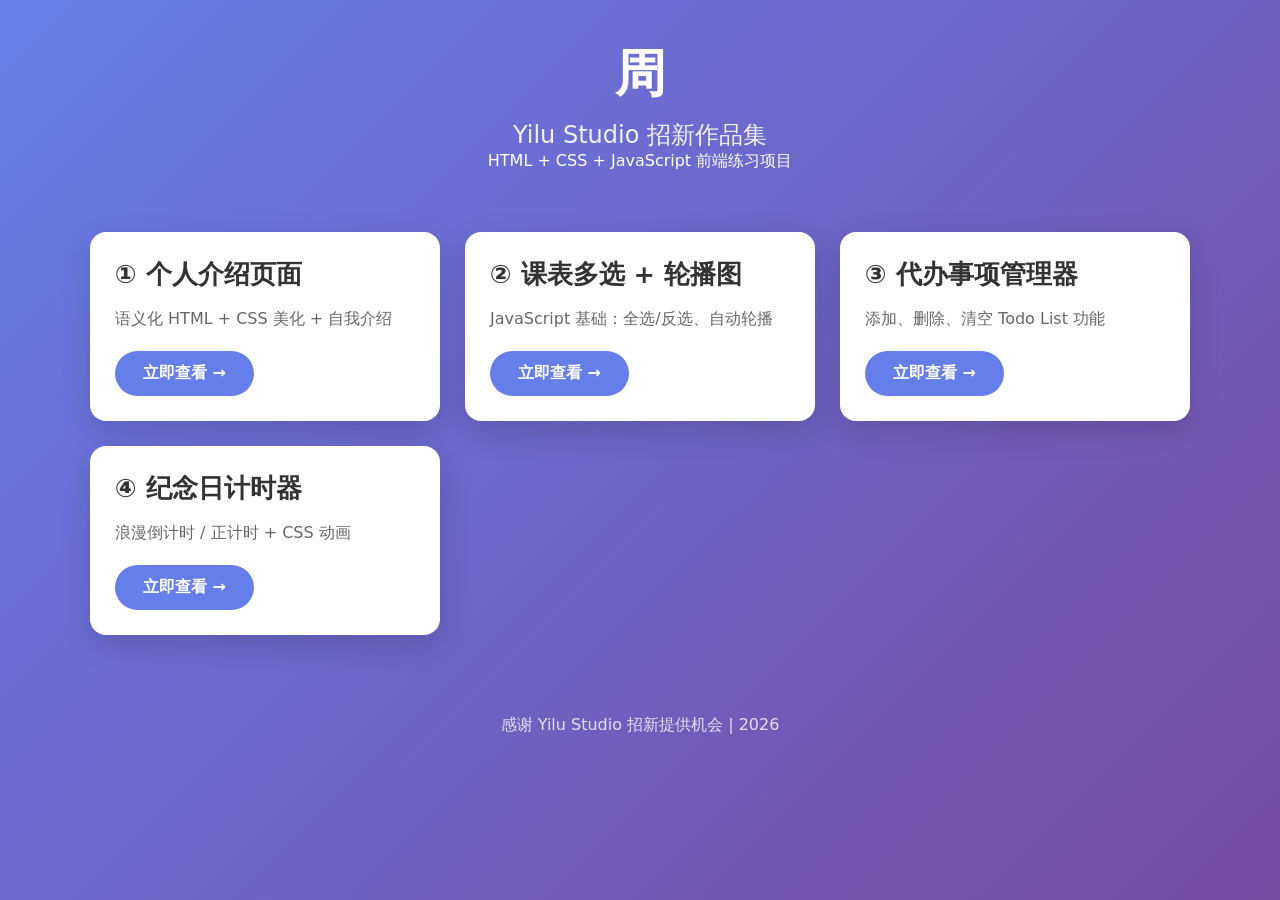
<file: index.html>
<!DOCTYPE html>
<html lang="zh-CN">
<head>
    <meta charset="UTF-8">
    <meta name="viewport" content="width=device-width, initial-scale=1.0">
    <title>周 | Yilu Studio 招新作品集</title>
    <style>
        * { margin: 0; padding: 0; box-sizing: border-box; }
        body {
            font-family: "Microsoft YaHei", system-ui, sans-serif;
            background: linear-gradient(135deg, #667eea 0%, #764ba2 100%);
            min-height: 100vh;
            padding: 40px 20px;
            color: #333;
        }
        .container { max-width: 1100px; margin: 0 auto; }
        header {
            text-align: center;
            color: white;
            margin-bottom: 60px;
        }
        h1 { font-size: 3.2rem; margin-bottom: 10px; }
        .subtitle { font-size: 1.5rem; opacity: 0.9; }
        .projects {
            display: grid;
            grid-template-columns: repeat(auto-fit, minmax(300px, 1fr));
            gap: 25px;
        }
        .card {
            background: white;
            border-radius: 16px;
            padding: 25px;
            box-shadow: 0 10px 30px rgba(0,0,0,0.15);
            transition: all 0.3s;
        }
        .card:hover {
            transform: translateY(-10px);
            box-shadow: 0 20px 40px rgba(0,0,0,0.2);
        }
        .card h3 { font-size: 1.6rem; margin-bottom: 15px; }
        .card p { color: #666; margin-bottom: 20px; line-height: 1.5; }
        .btn {
            display: inline-block;
            padding: 12px 28px;
            background: #667eea;
            color: white;
            text-decoration: none;
            border-radius: 50px;
            font-weight: bold;
        }
        .btn:hover { background: #5a67d8; }
        footer {
            text-align: center;
            margin-top: 80px;
            color: rgba(255,255,255,0.8);
        }
    </style>
</head>
<body>
    <div class="container">
        <header>
            <h1>周</h1>
            <p class="subtitle">Yilu Studio 招新作品集</p>
            <p>HTML + CSS + JavaScript 前端练习项目</p>
        </header>

        <div class="projects">
            <div class="card">
                <h3>① 个人介绍页面</h3>
                <p>语义化 HTML + CSS 美化 + 自我介绍</p>
                <a href="yilu-zhaoxin/personal-intro/" class="btn">立即查看 →</a>
            </div>
            <div class="card">
                <h3>② 课表多选 + 轮播图</h3>
                <p>JavaScript 基础：全选/反选、自动轮播</p>
                <a href="yilu-zhaoxin/course-table/" class="btn">立即查看 →</a>
            </div>
            <div class="card">
                <h3>③ 代办事项管理器</h3>
                <p>添加、删除、清空 Todo List 功能</p>
                <a href="yilu-zhaoxin/todo-list/memo.html" class="btn">立即查看 →</a>
            </div>
            <div class="card">
                <h3>④ 纪念日计时器</h3>
                <p>浪漫倒计时 / 正计时 + CSS 动画</p>
                <a href="yilu-zhaoxin/timer/timer.html" class="btn">立即查看 →</a>
            </div>
        </div>

        <footer>
            <p>感谢 Yilu Studio 招新提供机会 | 2026</p>
        </footer>
    </div>
</body>
</html>
</file>
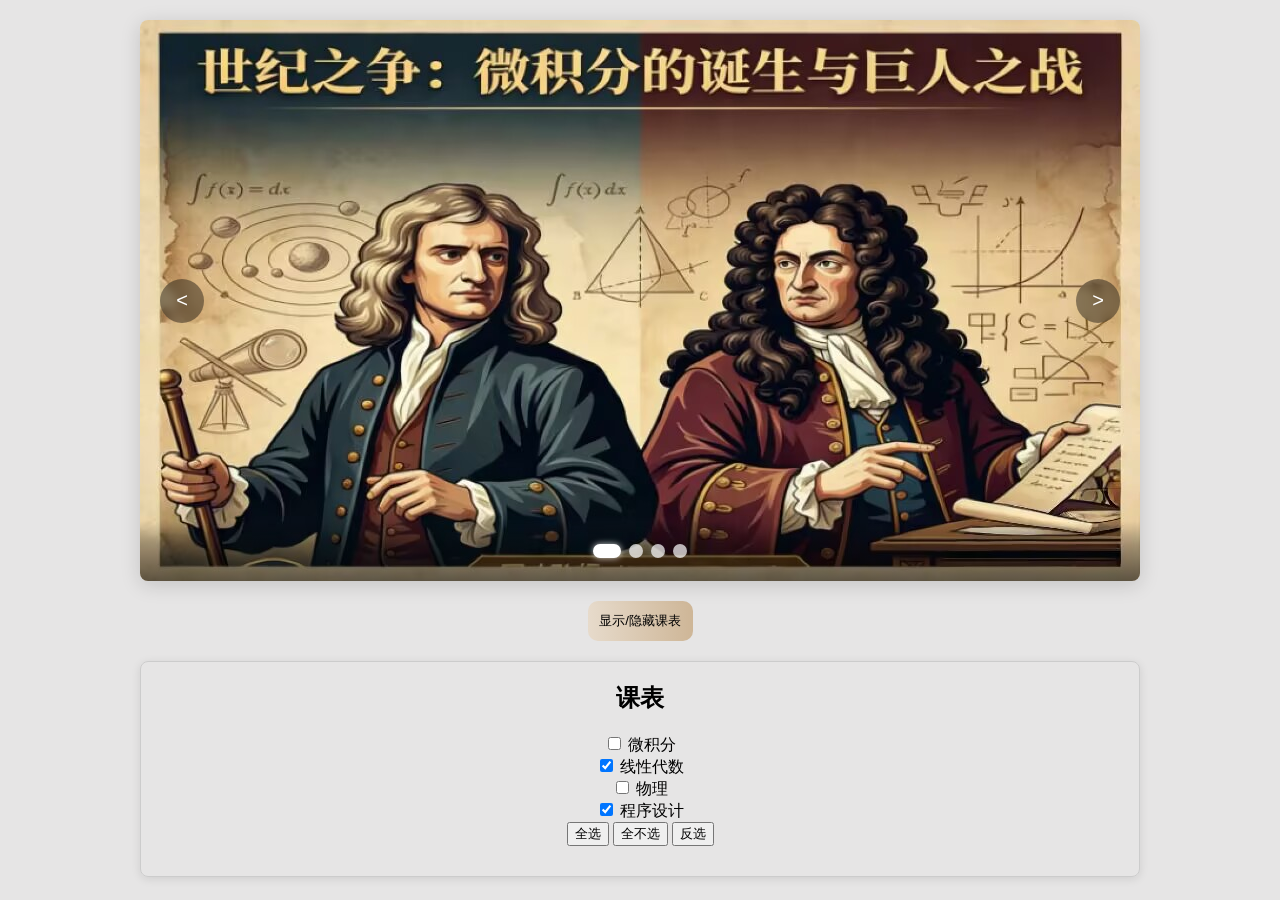
<file: course-table/index.html>
<!DOCTYPE html>
<html lang="en">
<head>
  <meta charset="UTF-8">
  <meta name="viewport" content="width=device-width, initial-scale=1.0">
  <link rel="stylesheet" href="./index.css">
  
  <title>Let's Study</title>
</head>
<body>
  <!-- 轮播图 -->
  <div class="slider">
    <div class="slider-wrapper">
      <img src="./images/slider01.jpg" alt="微积分" />
    </div>

    <div class="slider-footer">
      <ul>
        <li class="active"></li>
        <li></li>
        <li></li>
        <li></li>
      </ul>
    
        
    </div>
    <button class="prev">&lt;</button>
    <button class="next">&gt;</button>
  </div>

  <!-- 课表 -->
  <!-- 控制是否显示按钮 -->
  <div class="tableContainer">
   <button class="control">显示/隐藏课表</button>
   <div class="courseTable">
        <h2>课表</h2>
        <div class="course-item">
            <input type="checkbox" id="calc" value="微积分">
            <label for="calc">微积分</label>
        </div>
        <div class="course-item">
            <input type="checkbox" id="linear" value="线性代数" checked>
            <label for="linear">线性代数</label>
        </div>
        <div class="course-item">
            <input type="checkbox" id="physics" value="物理">
            <label for="physics">物理</label>
        </div>
        <div class="course-item">
            <input type="checkbox" id="program" value="程序设计" checked>
            <label for="program">程序设计</label>
        </div>

        <div class="btn-group">
            <button class="selectAll">全选</button>
            <button class="selectNone">全不选</button>
            <button class="reverseSelect">反选</button>
        </div>
    </div>
  </div>
  <script src="script.js"></script>
</body>
</html>
</file>
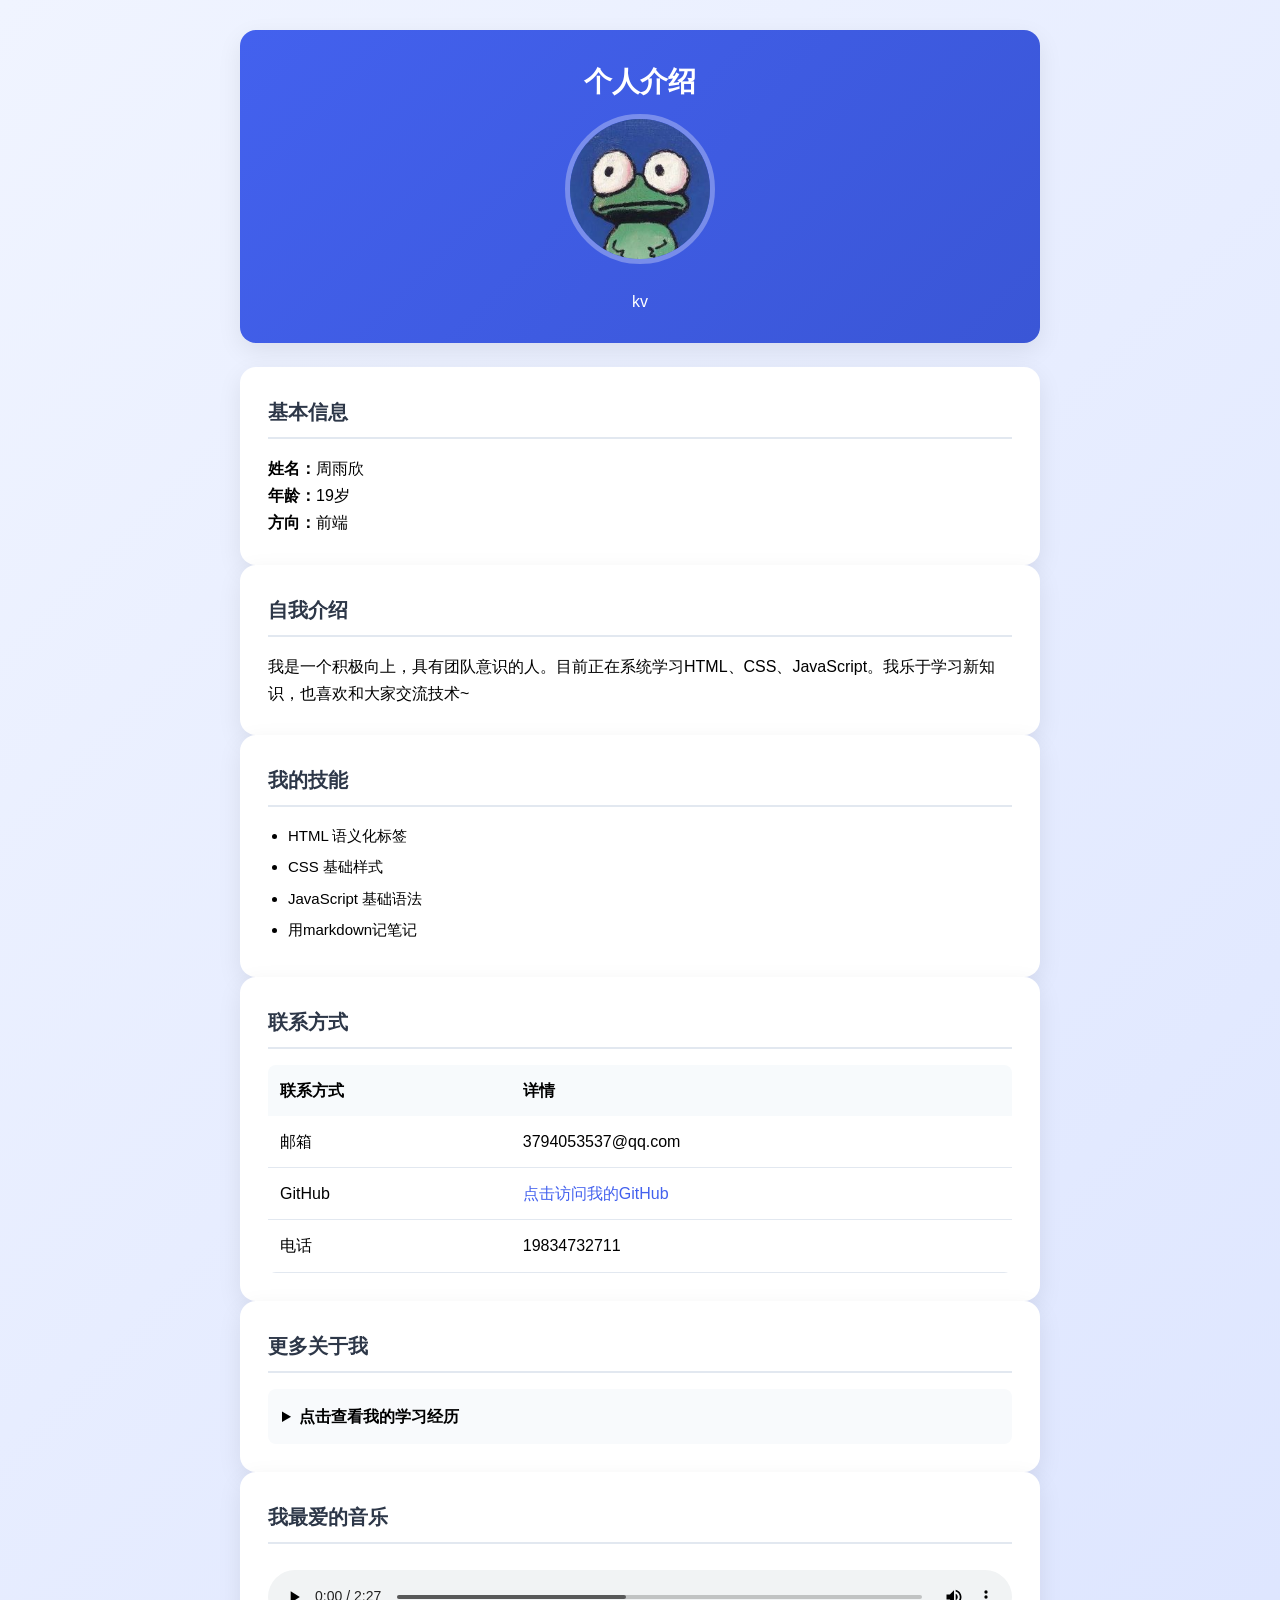
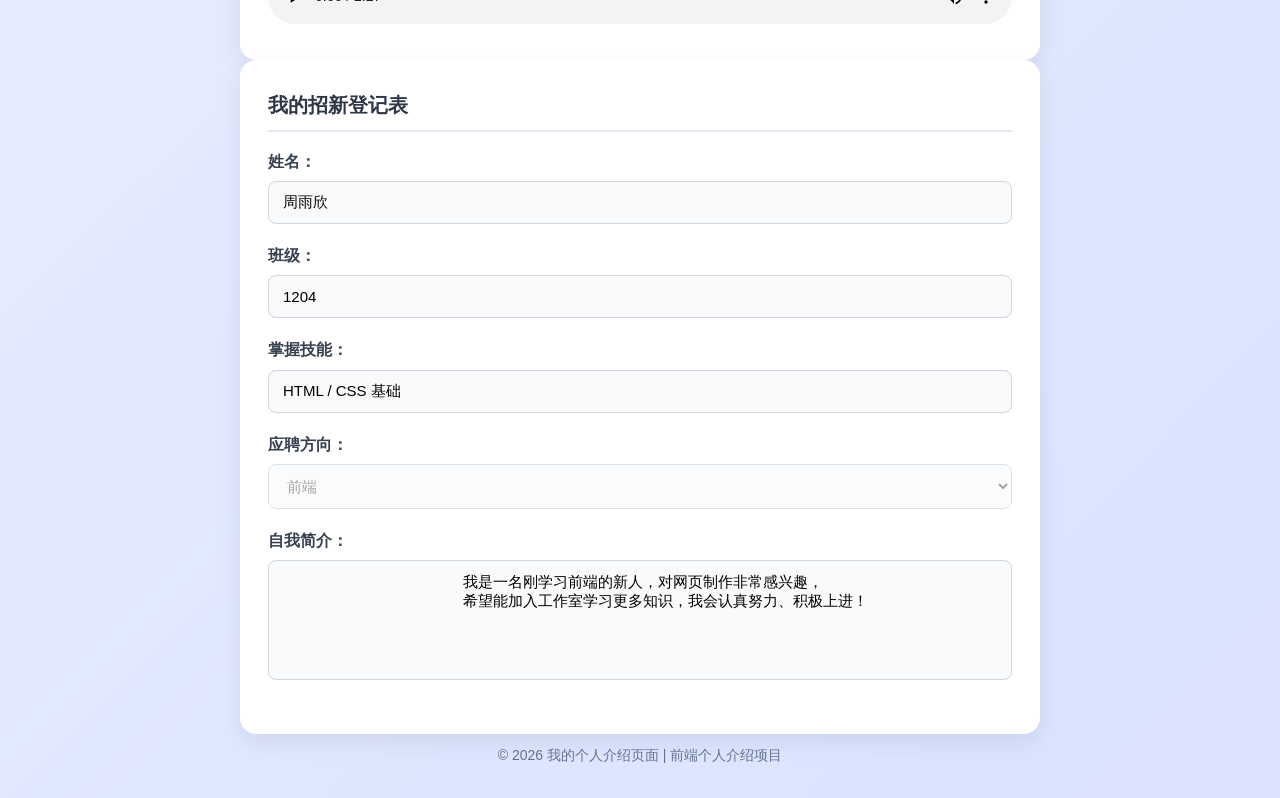
<file: personal-intro/index.html>
<!DOCTYPE html>
<html lang="zh-CN">
<head>
    <meta charset="UTF-8">
    <title>我的个人介绍</title>
    <link rel="stylesheet" href="style.css">
</head>
<body>
    <div class="container"> 
    <!-- 头部：标题、头像 -->
    <header class="card header-card">
        <h1>个人介绍</h1>
        <figure>
            <img class="avatar" src="./images/header.jpg" alt="我的个人头像">
            <figcaption>kv</figcaption>
        </figure>
    </header>

    <!-- 主体内容 -->
    <main>
        <!-- 基本信息 -->
        <section class="card">
            <h2>基本信息</h2>
            <p><strong>姓名：</strong>周雨欣</p>
            <p><strong>年龄：</strong>19岁</p>
            <p><strong>方向：</strong>前端</p>
        </section>

        <!-- 自我介绍 -->
        <section class="card">
            <h2>自我介绍</h2>
            <p>我是一个积极向上，具有团队意识的人。目前正在系统学习HTML、CSS、JavaScript。我乐于学习新知识，也喜欢和大家交流技术~</p>
        </section>

        <!-- 技能 -->
        <section class="card">
            <h2>我的技能</h2>
            <ul>
                <li>HTML 语义化标签</li>
                <li>CSS 基础样式</li>
                <li>JavaScript 基础语法</li>
                <li>用markdown记笔记</li>
            </ul>
        </section>

        <!-- 联系方式 -->
        <section class="card">
            <h2>联系方式</h2>
            <table>
                <tr>
                    <th>联系方式</th>
                    <th>详情</th>
                </tr>
                <tr>
                    <td>邮箱</td>
                    <td>3794053537@qq.com</td>
                </tr>
                <tr>
                    <td>GitHub</td>
                    <td><a href="https://github.com/zz5176994-debug?tab=repositories" target="_blank">点击访问我的GitHub</a></td>
                </tr>
                <tr>
                    <td>电话</td>
                    <td>19834732711</td>
                </tr>
            </table>
        </section>

        <!-- 折叠详情 -->
        <section class="card">
            <h2>更多关于我</h2>
            <details>
                <summary>点击查看我的学习经历</summary>
                <p>在老师的推荐下学会用markdown记笔记</p>
                <p>系统学习了C语言</p>
                <p>2025年开始系统学习前端开发，完成了多个HTML+CSS实战项目，正在学习JavaScript交互效果。</p>
                <h4>我的pblf作品：</h4>
                <img src="./images/pblf (1).jpg" alt="我的前端项目截图1">
                <img src="./images/pblf (2).jpg" alt="我的前端项目截图2">
                </details>
        </section>

        <!-- 音频元素 -->
        <section class="card">
            <h2>我最爱的音乐</h2>
            <audio controls>
                <source src="./Don't Waste My Time-NOA.mp3" type="audio/mpeg">
            </audio>
        </section>

          <!-- 表单 -->
        <section class="card">
        <h2>我的招新登记表</h2>
        <form>
            <div class="form-group">
                <label for="name">姓名：</label>
                <input type="text" id="name" value="周雨欣" readonly>
            </div>    

            <div class="form-group">
                <label for="class">班级：</label>
                <input type="text" id="class" value="1204" readonly>
            </div>

            <div class="form-group">
                <label for="skill">掌握技能：</label>
                <input type="text" id="skill" value="HTML / CSS 基础" readonly0>
            </div>

            <div class="form-group"> 
                <label for="want">应聘方向：</label>
                <select id="want" disabled>
                    <option selected>前端</option>
                </select>
            </div>

            <div class="form-group"> 
                <label for="intro">自我简介：</label>
                <textarea id="intro" rows="5" readonly>
                    我是一名刚学习前端的新人，对网页制作非常感兴趣，
                    希望能加入工作室学习更多知识，我会认真努力、积极上进！
                </textarea>
            </div>
    </form>
</section>
    </main>
    </div>

    <!-- 语义化底部 -->
    <footer>
        <p>&copy; 2026 我的个人介绍页面 | 前端个人介绍项目</p>
    </footer>
</body>
</html>
</file>
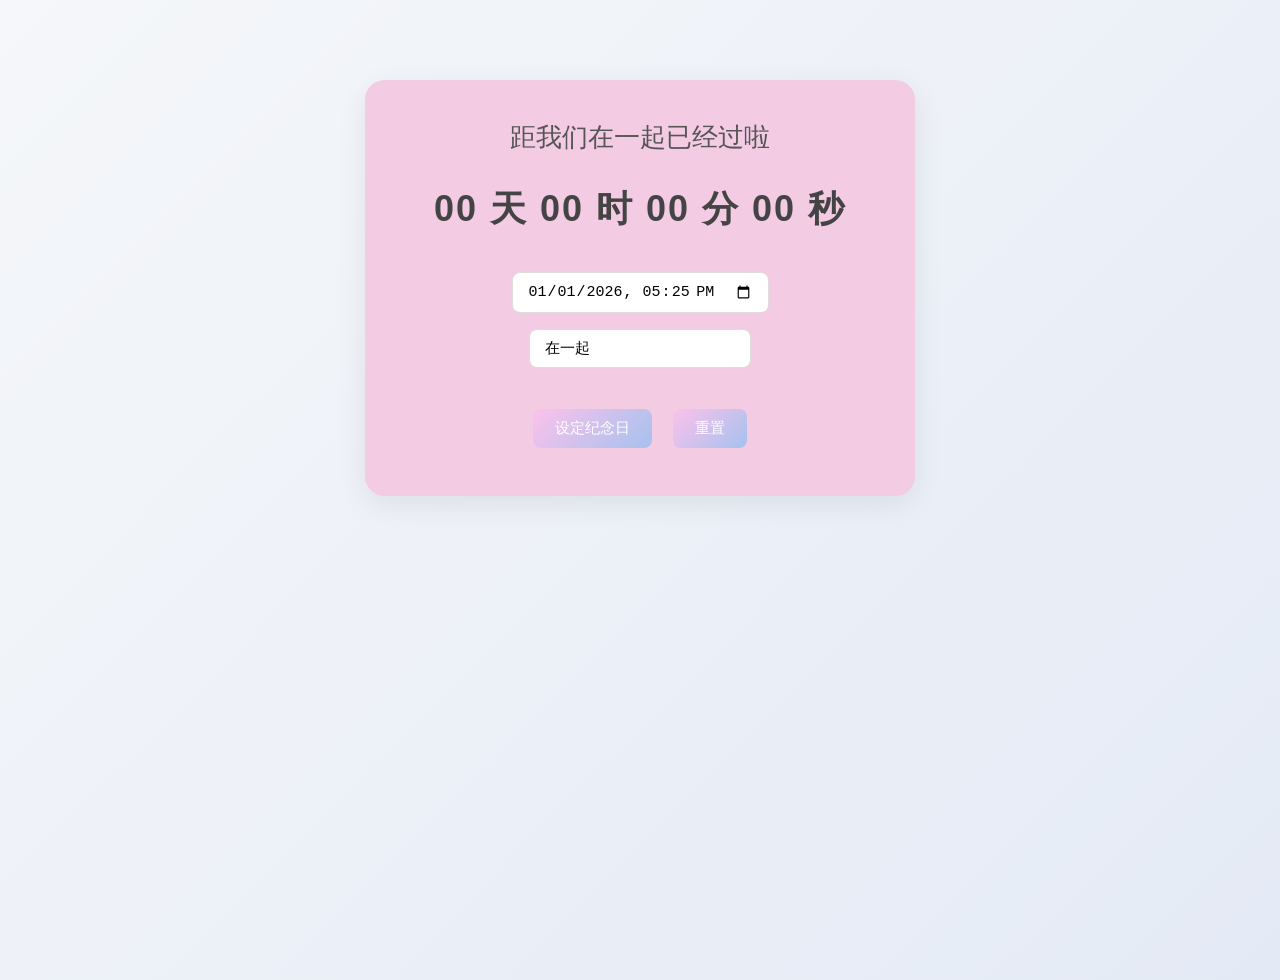
<file: timer/timer.html>
<!DOCTYPE html>
<html lang="en">
<head>
  <meta charset="UTF-8">
  <meta name="viewport" content="width=device-width, initial-scale=1.0">
  <link rel="stylesheet" href="./timer.css"></link>
  <title>Love's Timer</title>
</head>
<body>
<div class="container">
  <h2>距我们在一起已经过啦</h2>
  <div class="time-display">
      <span id="days">00</span> 天
      <span id="hours">00</span> 时
      <span id="minutes">00</span> 分
      <span id="seconds">00</span> 秒
  </div>

  <div class="input-group">
      <input type="datetime-local" id="memorialTime" value="2026-01-01T17:25">
      <br>
      <input type="text" id="memorialTitle" value="在一起" placeholder="输入纪念日名称">
  </div>

  <div>
      <button onclick="setMemorialDay()">设定纪念日</button>
      <button onclick="resetTimer()">重置</button>
  </div>
</div>
  
  <script src="./timer.js"></script>
</body>
</html>
</file>
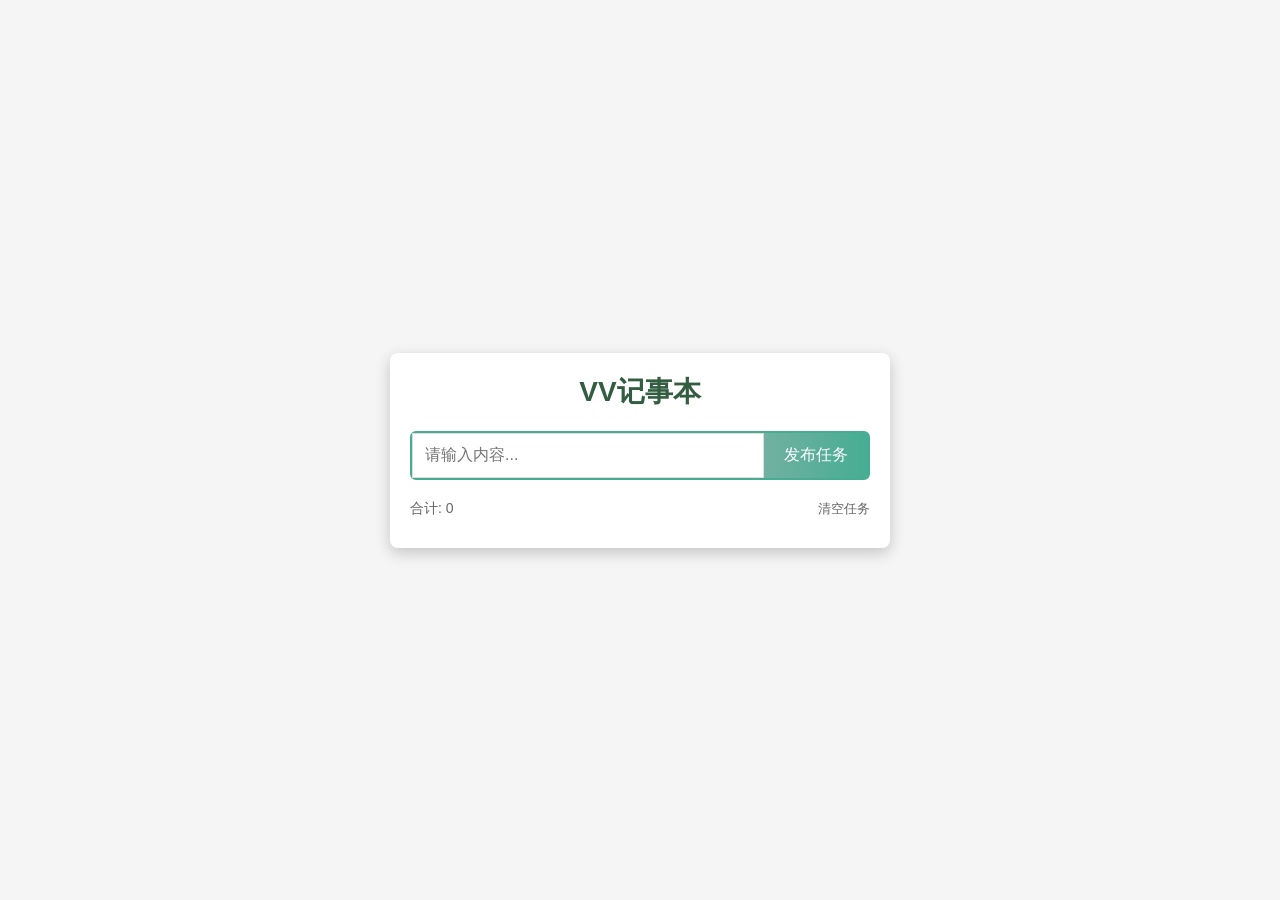
<file: todo-list/memo.html>
<!DOCTYPE html>
<html lang="en">
<head>
  <meta charset="UTF-8">
  <meta name="viewport" content="width=device-width, initial-scale=1.0">
  <link rel="stylesheet" href="./memo.css">
  <title>Memo</title>
</head>
<body>
  <section class="container">
    <h2>VV记事本</h2>
    <div class="inputBox">
        <input type="text" placeholder="请输入内容..."></input>
        <button>发布任务</button>
    </div>
    <div class="taskFooter">
      <span>合计: <span id="count">0</span></span>
      <button class="clearBtn">清空任务</button>
    </div>
      
    <div class="taskBox"></div>
    
  </section>
  <script src="./memo.js"></script>
  
</body>
</html>
</file>
<file: course-table/index.css>
/*  基础重置  */
body {
  margin: 0;
  padding: 0;
  background-color: #e6e5e5;
}

ul, li {
  list-style: none;
  margin: 0;
  padding: 0;
}

/*  轮播图主体  */
.slider {
  position: relative;
  width: 1000px;
  height: 561px;           /* 图片高度 */
  margin: 20px auto;
  overflow: hidden;
  border-radius: 8px;
  box-shadow: 0 4px 20px rgba(0, 0, 0, 0.15);
}

/* 图片区域 */
.slider-wrapper {
  width: 100%;
  height: 100%;
}

.slider-wrapper img {
  width: 100%;
  height: 100%;
  object-fit: cover;
  display: block;
}

/*  底部控制栏  */
.slider-footer {
  position: absolute;
  bottom: 0;
  left: 0;
  right: 0;
  height: 60px;
  background: linear-gradient(
    to top,
    rgba(0, 0, 0, 0.6) 0%,
    rgba(0, 0, 0, 0.3) 60%,
    transparent 100%
  );
  z-index: 10;
  display: flex;
  align-items: center;
  justify-content: center;
}

/* 小圆点 */
.slider-footer ul {
  display: flex;
  align-items: center;
  gap: 8px;
}

.slider-footer ul li {
  width: 10px;
  height: 10px;
  border-radius: 50%;
  background: rgba(255, 255, 255, 0.7);
  cursor: pointer;
  transition: all 0.3s ease;
  border: 2px solid transparent;
}

.slider-footer ul li.active {
  background: #fff;
  width: 24px;
  border-radius: 9999px;
  border-color: rgba(255, 255, 255, 0.9);
  box-shadow: 0 0 6px rgba(255, 255, 255, 0.8);
}

/*  左右切换按钮  */
.slider .prev,
.slider .next {
  position: absolute;
  top: 50%;
  transform: translateY(-50%);
  width: 44px;
  height: 44px;
  background: rgba(0, 0, 0, 0.4);
  color: #fff;
  border: none;
  border-radius: 50%;
  font-size: 20px;
  cursor: pointer;
  z-index: 20;
  transition: all 0.3s ease;
  display: flex;
  align-items: center;
  justify-content: center;
  backdrop-filter: blur(4px);
}

.slider .prev:hover,
.slider .next:hover {
  background: rgba(0, 0, 0, 0.7);
  transform: translateY(-50%) scale(1.1);
}

.slider .prev {
  left: 20px;
}

.slider .next {
  right: 20px;
}


/* 课表 */
/* 按钮 */
.tableContainer {
  text-align: center;
  margin: 0 auto;
  width: 1000px;
}
.tableContainer .control {
  width: 105px;
  height: 40px;
  background-color: rgb(206, 182, 151);
  translate: all 0.3s ease;
  background-image: linear-gradient(
    to right,
    rgba(255, 255, 255, 0.5),
    rgb(206, 182, 151)
  );
  border-radius: 10px;
  border: none;
}
.tableContainer .control:hover {
  background-image: linear-gradient(
    to right,
    rgba(255, 255, 255, 0.3),
    rgb(206, 182, 151)
  )
}
/* 课表内容 */
.tableContainer .courseTable {
  margin: 20px auto;
  padding-bottom: 30px;
  border: 1px solid #ccc; 
  border-radius: 8px; 
  box-shadow: 0 2px 10px rgba(0,0,0,0.1);
}
</file>
<file: personal-intro/style.css>
* {
    margin: 0;
    padding: 0;
    box-sizing: border-box;
}

body {
    font-family: 'Segoe UI', Roboto, 'Microsoft YaHei', sans-serif;
    background: linear-gradient(135deg, #f0f4ff, #d9e2ff);
    min-height: 100vh;
    padding: 30px 20px;
    line-height: 1.7;
}

/* 弹性布局容器 */
.container {
    max-width: 800px;
    margin: 0 auto;
    display: flex;
    flex-direction: column;
    gap: 24px;
}

/* 卡片样式 */
.card {
    background: #fff;
    border-radius: 16px;
    padding: 28px;
    box-shadow: 0 8px 24px rgba(0, 0, 0, 0.08);
    transition: all 0.3s ease;
}

.card:hover {
    transform: translateY(-4px);
    box-shadow: 0 12px 32px rgba(0, 0, 0, 0.12);
}

/* 头部样式 */
.header-card {
    text-align: center;
    background: linear-gradient(135deg, #4361ee, #3a56d6);
    color: white;
}

.avatar {
    width: 150px;
    height: 150px;
    border-radius: 50%;
    object-fit: cover;
    border: 5px solid rgba(255,255,255,0.3);
    margin-bottom: 16px;
}

/* 标题样式 */
h1 {
    font-size: 28px;
    margin-bottom: 8px;
}

h2 {
    font-size: 20px;
    color: #2d3748;
    margin-bottom: 16px;
    padding-bottom: 8px;
    border-bottom: 2px solid #e2e8f0;
}

/* 列表 */
ul {
    padding-left: 20px;
}

li {
    margin: 6px 0;
    font-size: 15px;
}

/* 表格样式 */
table {
    width: 100%;
    border-collapse: collapse;
    border-radius: 8px;
    overflow: hidden;
}

th {
    background: #f7fafc;
    padding: 12px;
    text-align: left;
    font-weight: 600;
}

td {
    padding: 12px;
    border-bottom: 1px solid #e2e8f0;
}

/* 招新表单样式 */
.form-group {
    margin-bottom: 18px;
}

label {
    display: block;
    font-weight: 600;
    margin-bottom: 6px;
    color: #374151;
}

input, select, textarea {
    width: 100%;
    padding: 12px 14px;
    border: 1px solid #d1d5db;
    border-radius: 8px;
    font-size: 15px;
    background: #f9fafb;
}

textarea {
    resize: none;
    min-height: 120px;
}

/* 折叠面板 */
details {
    background: #f8fafc;
    padding: 14px;
    border-radius: 8px;
    margin-top: 10px;
}

summary {
    font-weight: 600;
    cursor: pointer;
}

/* 音频 */
audio {
    width: 100%;
    margin-top: 10px;
}

/* 链接样式 */
a {
    color: #4361ee;
    text-decoration: none;
    transition: color 0.2s;
}

a:hover {
    color: #2d409e;
}

/* 页脚 */
footer {
    text-align: center;
    color: #64748b;
    margin-top: 10px;
    font-size: 14px;
}
</file>
<file: timer/timer.css>
* {
    margin: 0;
    padding: 0;
    box-sizing: border-box;
}

body {
    /* 渐变背景 */
    background: linear-gradient(135deg, #f5f7fa 0%, #e4eaf5 100%);
    min-height: 100vh;
    font-family: "Microsoft Yahei", sans-serif;
}

.container {
    max-width: 550px;
    margin: 80px auto;
    padding: 40px 30px;
    text-align: center;
    
    background: #f3cbe3;
    border-radius: 20px;
    box-shadow: 0 8px 30px rgba(0, 0, 0, 0.08);
}

h2 {
    font-size: 26px;
    color: #555;
    margin-bottom: 30px;
    font-weight: normal;
}

.time-display {
    font-size: 36px;
    margin: 30px 0;
    color: #444;
    letter-spacing: 2px;
    font-weight: bold;
}

.input-group {
    margin: 25px 0;
}

input {
    padding: 10px 15px;
    margin: 8px;
    font-size: 15px;
    border: 1px solid #ddd;
    border-radius: 8px;
    outline: none;
}

input:focus {
    border-color: #a8c0ff;
}

/* 渐变按钮 */
button {
    padding: 10px 22px;
    margin: 8px;
    font-size: 15px;
    border: none;
    border-radius: 8px;
    cursor: pointer;
    transition: 0.2s;
    color: #fff;
}

/* 按钮渐变 */
button {
    background: linear-gradient(135deg, #fbc2eb 0%, #a6c1ee 100%);
}

button:hover {
    opacity: 0.9;
    transform: scale(1.03);
}
</file>
<file: todo-list/memo.css>
* {
  margin: 0;
  padding: 0;
  box-sizing: border-box;
  font-family: "Microsoft Yahei", sans-serif;
}
body {
  background-color: #f5f5f5;
  display: flex;
  justify-content: center;
  align-items: center;
  min-height: 100vh;
}
.container {
  background-color: #fff;
  padding: 20px;
  border-radius: 8px;
  box-shadow: 0 5px 15px rgba(0,0,0,0.2);
  width: 100%;
  max-width: 500px;
}
h2 {
  text-align: center;
  color: #325d40;
  margin-bottom: 20px;
  font-size: 28px;
}
.inputBox {
  display: flex;
  margin-bottom: 20px;
  border: #46ad93 solid 2px;
  border-radius: 6px;
}
.inputBox input {
  flex: 1;
  padding: 12px;
  border: 1px solid #ddd;
  /* border-radius: 4px 0 0 4px; */
  font-size: 16px;
}
.inputBox button {
  padding: 12px 20px;
  color: #fff;
  border: none;
  /* border-radius: 0 4px 4px 0; */
  cursor: pointer;
  font-size: 16px;
  background-image: linear-gradient(
    to right,
    /* rgba(255, 255, 255, 0.2), */
    #71b1a1,
    #46ad93
  );
}
.inputBox button:hover {
  background-image: linear-gradient(
    to right,
    #4aa991,
    #3c8271
  )
}
.taskBox {
  margin-top: 10px;
}
.taskItem {
  display: flex;
  justify-content: space-between;
  align-items: center;
  padding: 10px 0;
  border-bottom: 1px solid #eee;
}
.taskItem span {
  font-size: 16px;
}
.taskItem button {
  color: #c85050;
  background: none;
  border: none;
  cursor: pointer;
  font-size: 14px;
}
.taskFooter {
  display: flex;
  justify-content: space-between;
  align-items: center;
  margin-top: 15px;
  font-size: 14px;
  color: #666;
}
.clearBtn {
  color: #666;
  background: none;
  border: none;
  cursor: pointer;
}
</file>
